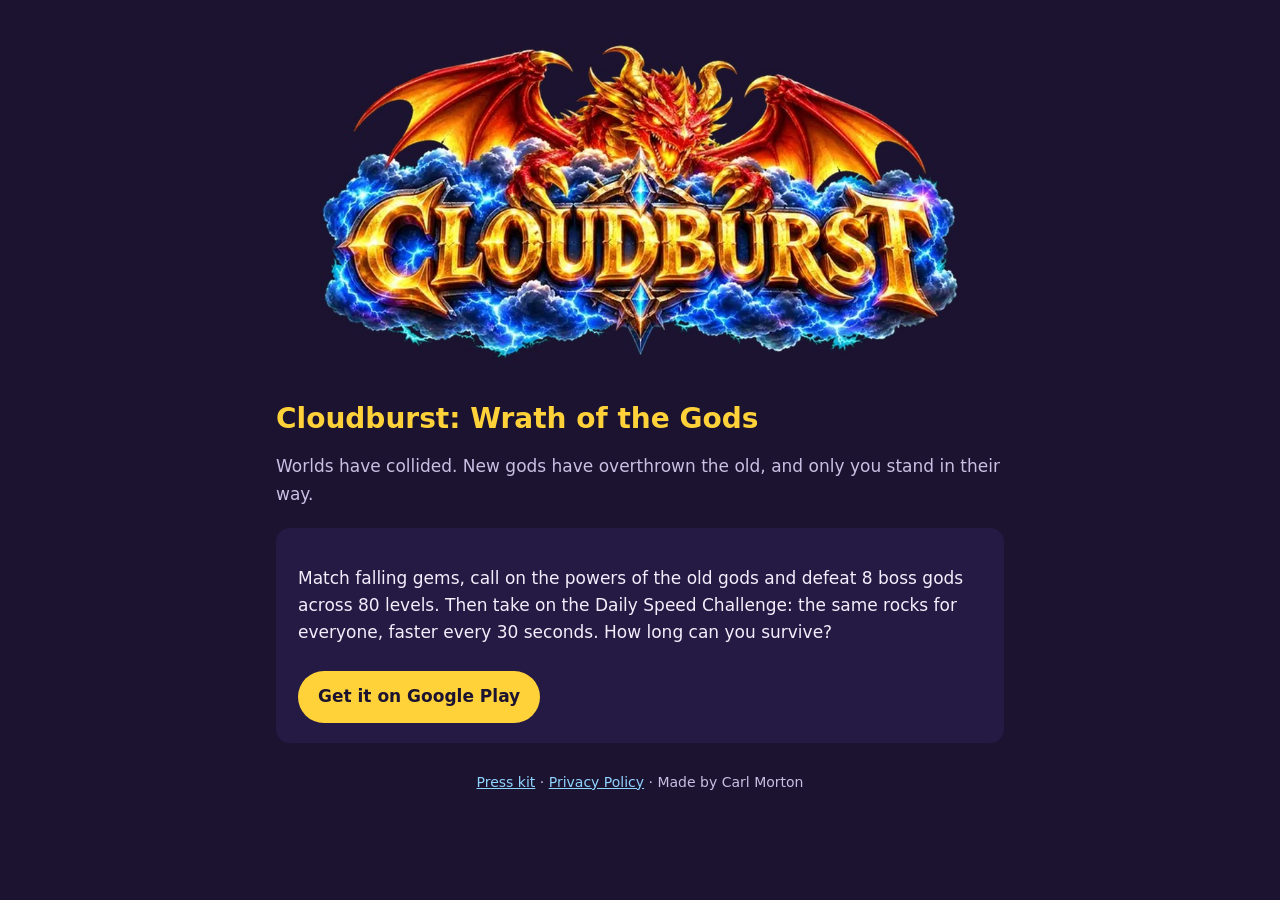
<file: index.html>
<!doctype html><html lang="en-GB"><head><meta charset="utf-8"><meta name="viewport" content="width=device-width,initial-scale=1">
<title>Cloudburst: Wrath of the Gods</title><meta name="description" content="Cloudburst: Wrath of the Gods, a falling-gem match-3 puzzle game with boss battles.">
<link rel="icon" href="icon.png"><link rel="stylesheet" href="style.css"></head><body><main>
<img class="banner" src="banner.jpg" alt="Cloudburst: Wrath of the Gods">
<h1>Cloudburst: Wrath of the Gods</h1>
<p class="dim">Worlds have collided. New gods have overthrown the old, and only you stand in their way.</p>
<div class="card">
<p>Match falling gems, call on the powers of the old gods and defeat 8 boss gods across 80 levels. Then take on the Daily Speed Challenge: the same rocks for everyone, faster every 30 seconds. How long can you survive?</p>
<a class="btn" href="https://play.google.com/store/apps/details?id=com.carlmorton.cloudburst">Get it on Google Play</a>
</div>
<footer><a href="press/">Press kit</a> · <a href="privacy-policy/">Privacy Policy</a> · Made by Carl Morton</footer>
</main></body></html>
</file>
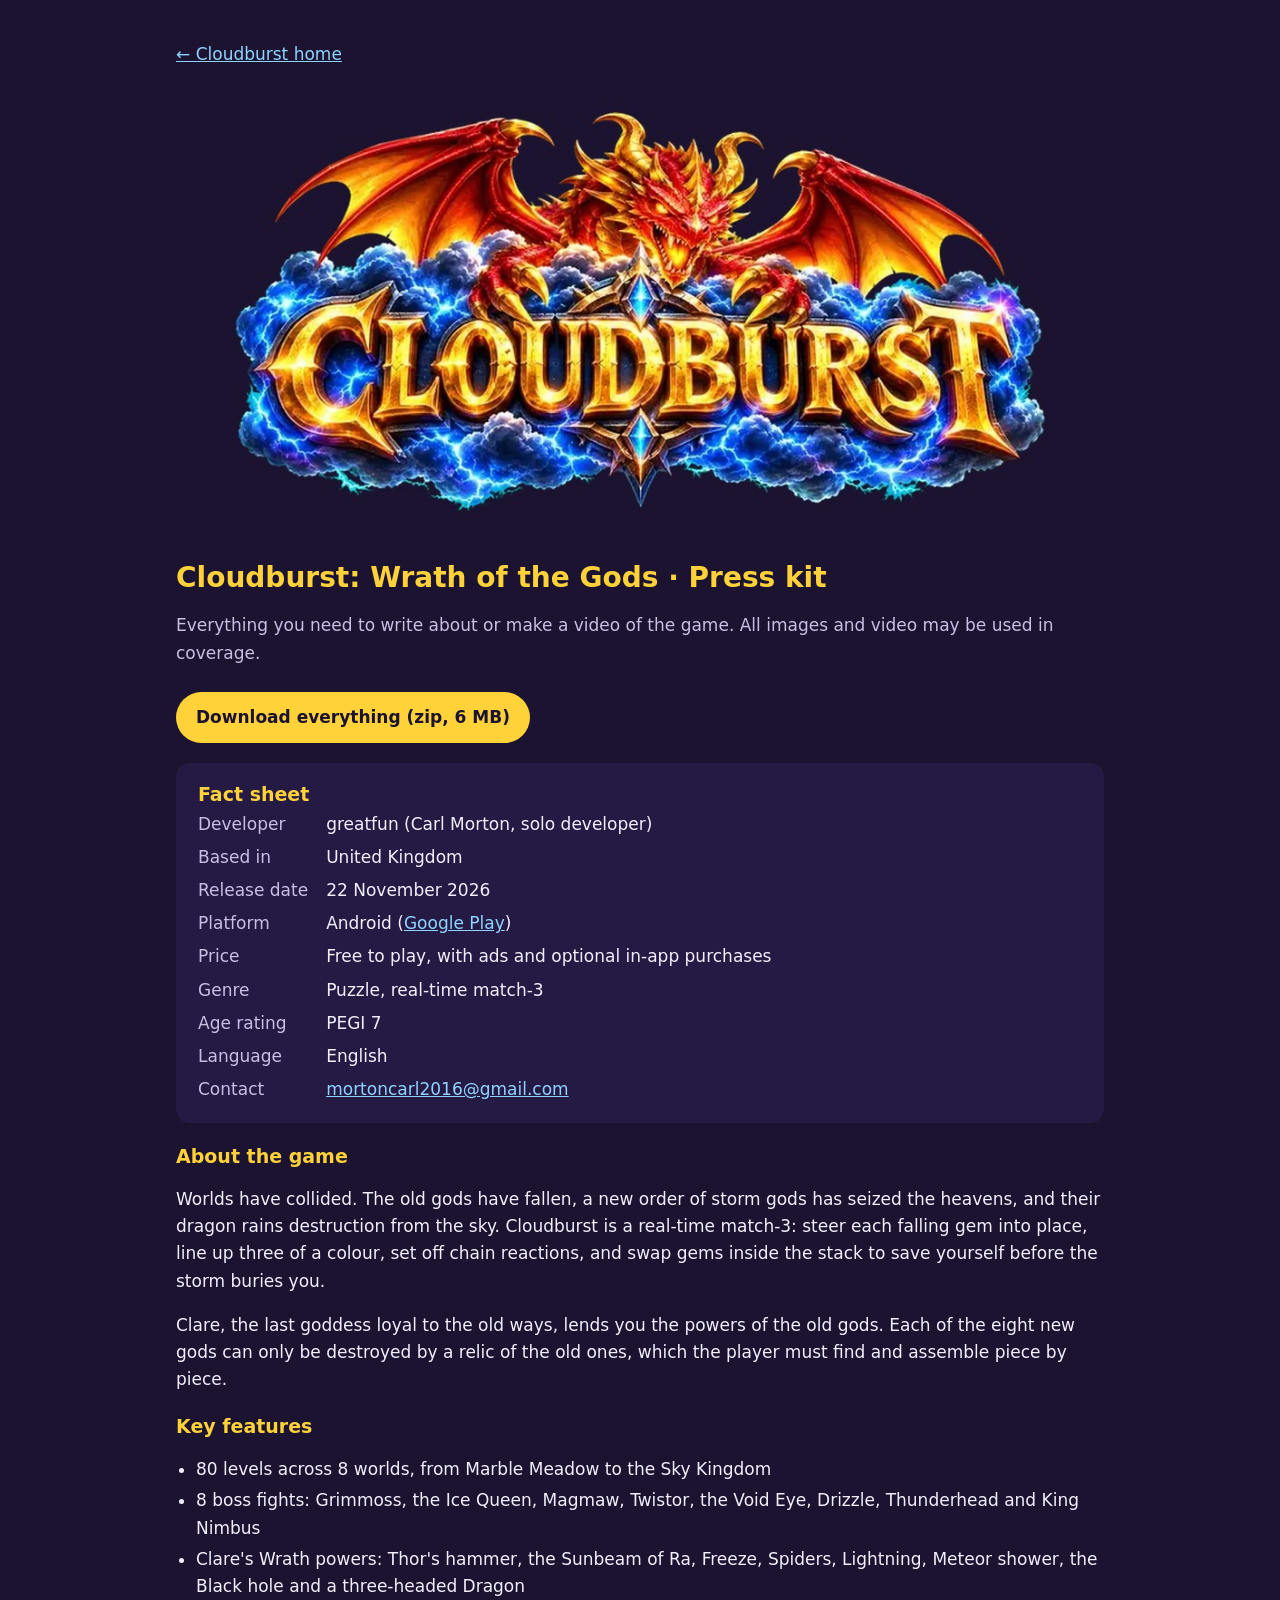
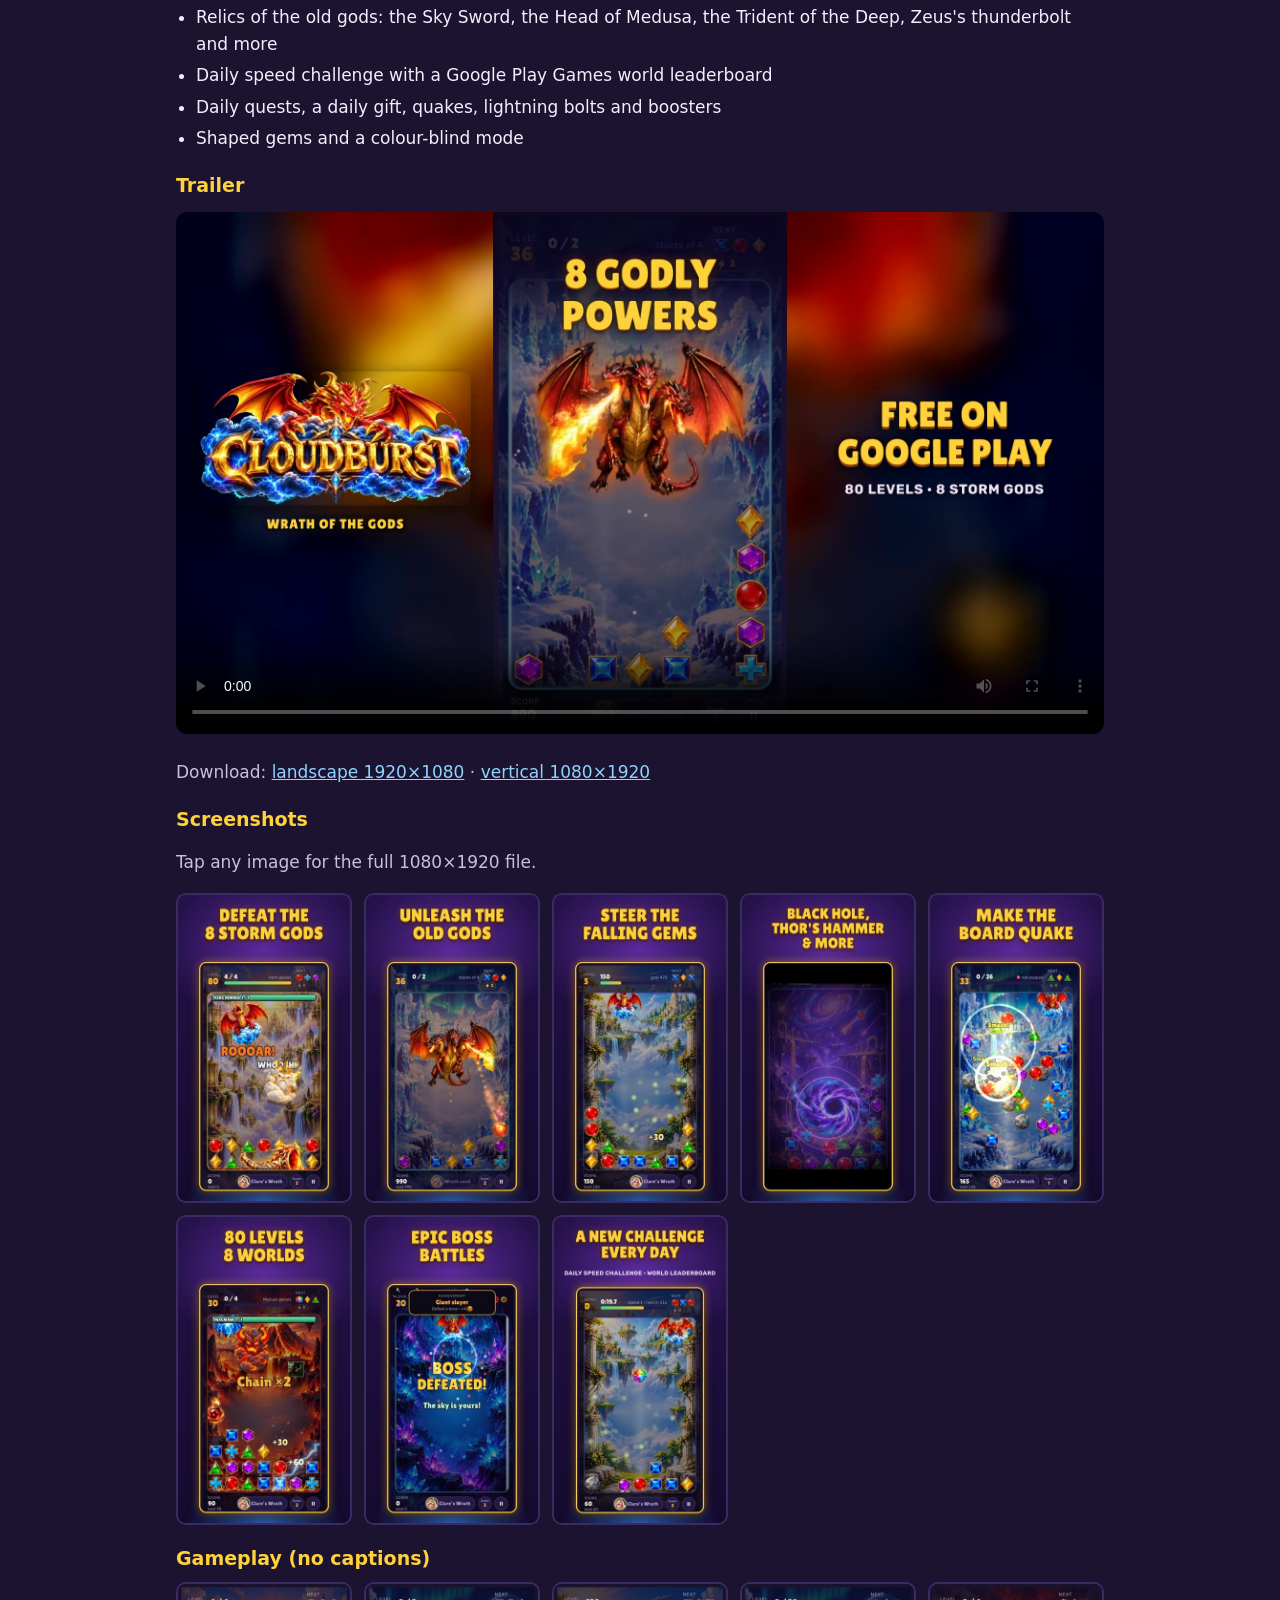
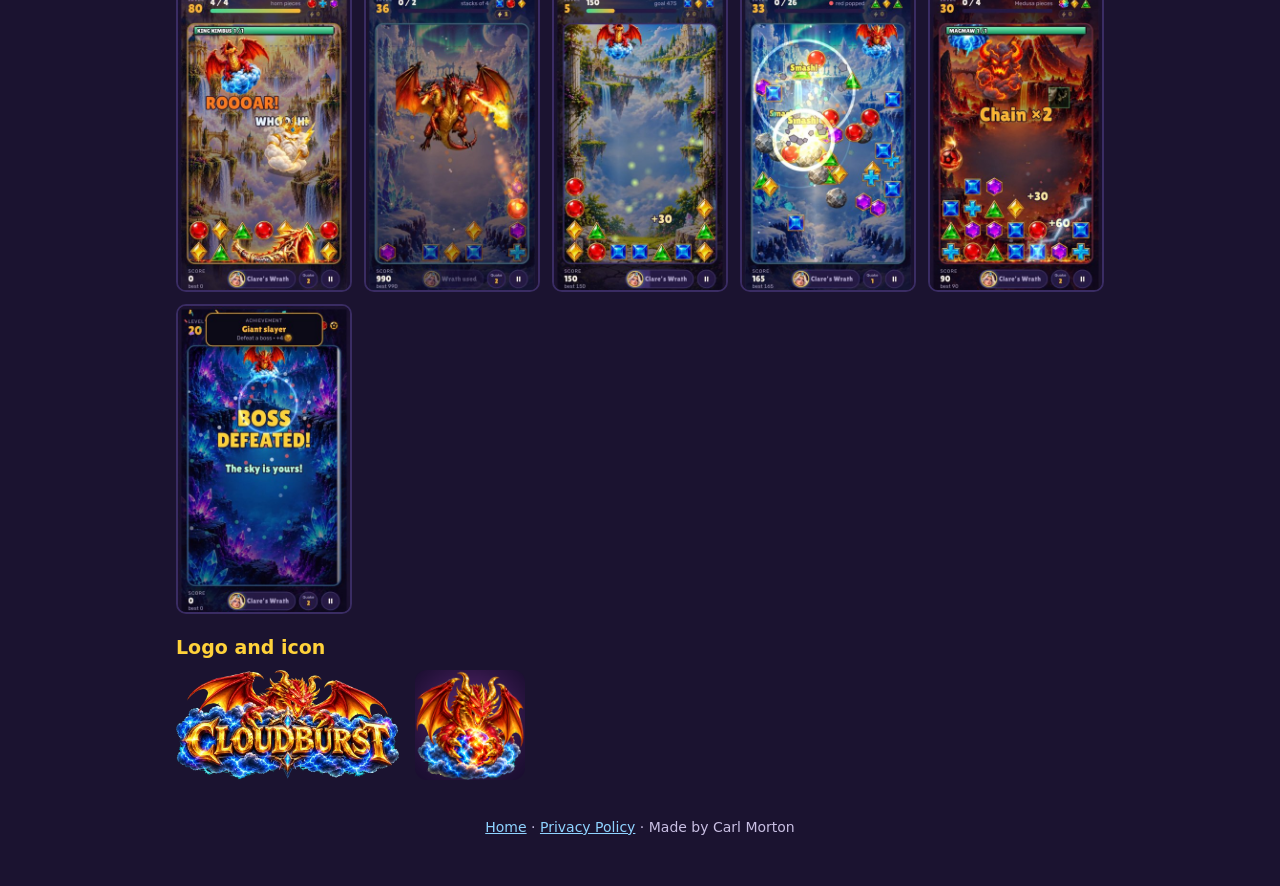
<file: press/index.html>
<!doctype html><html lang="en-GB"><head><meta charset="utf-8"><meta name="viewport" content="width=device-width,initial-scale=1">
<title>Press kit · Cloudburst: Wrath of the Gods</title>
<meta name="description" content="Press kit for Cloudburst: Wrath of the Gods: fact sheet, description, trailer, screenshots and logos.">
<link rel="icon" href="../icon.png"><link rel="stylesheet" href="../style.css">
<style>
main{max-width:960px}
.facts{display:grid;grid-template-columns:max-content 1fr;gap:6px 18px;margin:0}
.facts dt{color:var(--dim)}.facts dd{margin:0}
.grid{display:grid;grid-template-columns:repeat(auto-fill,minmax(150px,1fr));gap:12px;margin-top:12px}
.grid a{display:block;border-radius:10px;overflow:hidden;border:2px solid #3a2c63}.grid img{display:block;width:100%;height:auto}
video{width:100%;border-radius:12px;background:#000;margin-top:10px}
ul{padding-left:20px}li{margin:4px 0}
.logos{display:flex;flex-wrap:wrap;gap:16px;align-items:center;margin-top:10px}.logos img{height:110px;border-radius:12px}
</style></head><body><main>
<p><a href="../">← Cloudburst home</a></p>
<img class="banner" src="cloudburst-banner.jpg" alt="Cloudburst: Wrath of the Gods banner">
<h1>Cloudburst: Wrath of the Gods · Press kit</h1>
<p class="dim">Everything you need to write about or make a video of the game. All images and video may be used in coverage.</p>
<a class="btn" href="cloudburst-press-kit.zip">Download everything (zip, 6 MB)</a>

<div class="card"><h2 style="margin-top:0">Fact sheet</h2>
<dl class="facts">
<dt>Developer</dt><dd>greatfun (Carl Morton, solo developer)</dd>
<dt>Based in</dt><dd>United Kingdom</dd>
<dt>Release date</dt><dd>22 November 2026</dd>
<dt>Platform</dt><dd>Android (<a href="https://play.google.com/store/apps/details?id=com.carlmorton.cloudburst">Google Play</a>)</dd>
<dt>Price</dt><dd>Free to play, with ads and optional in-app purchases</dd>
<dt>Genre</dt><dd>Puzzle, real-time match-3</dd>
<dt>Age rating</dt><dd>PEGI 7</dd>
<dt>Language</dt><dd>English</dd>
<dt>Contact</dt><dd><a href="mailto:mortoncarl2016@gmail.com">mortoncarl2016@gmail.com</a></dd>
</dl></div>

<h2>About the game</h2>
<p>Worlds have collided. The old gods have fallen, a new order of storm gods has seized the heavens, and their dragon rains destruction from the sky. Cloudburst is a real-time match-3: steer each falling gem into place, line up three of a colour, set off chain reactions, and swap gems inside the stack to save yourself before the storm buries you.</p>
<p>Clare, the last goddess loyal to the old ways, lends you the powers of the old gods. Each of the eight new gods can only be destroyed by a relic of the old ones, which the player must find and assemble piece by piece.</p>

<h2>Key features</h2>
<ul>
<li>80 levels across 8 worlds, from Marble Meadow to the Sky Kingdom</li>
<li>8 boss fights: Grimmoss, the Ice Queen, Magmaw, Twistor, the Void Eye, Drizzle, Thunderhead and King Nimbus</li>
<li>Clare's Wrath powers: Thor's hammer, the Sunbeam of Ra, Freeze, Spiders, Lightning, Meteor shower, the Black hole and a three-headed Dragon</li>
<li>Relics of the old gods: the Sky Sword, the Head of Medusa, the Trident of the Deep, Zeus's thunderbolt and more</li>
<li>Daily speed challenge with a Google Play Games world leaderboard</li>
<li>Daily quests, a daily gift, quakes, lightning bolts and boosters</li>
<li>Shaped gems and a colour-blind mode</li>
</ul>

<h2>Trailer</h2>
<video controls preload="metadata" poster="trailer-poster.jpg" src="cloudburst-trailer.mp4"></video>
<p class="dim">Download: <a href="cloudburst-trailer.mp4">landscape 1920×1080</a> · <a href="cloudburst-trailer-vertical.mp4">vertical 1080×1920</a></p>

<h2>Screenshots</h2>
<p class="dim">Tap any image for the full 1080×1920 file.</p>
<div class="grid">
<a href="screens/01-defeat-the-storm-gods.jpg"><img loading="lazy" src="screens/01-defeat-the-storm-gods-thumb.jpg" alt="Defeat the 8 storm gods"></a>
<a href="screens/02-unleash-the-old-gods.jpg"><img loading="lazy" src="screens/02-unleash-the-old-gods-thumb.jpg" alt="Unleash the old gods: the dragon power"></a>
<a href="screens/03-steer-the-falling-gems.jpg"><img loading="lazy" src="screens/03-steer-the-falling-gems-thumb.jpg" alt="Steer the falling gems"></a>
<a href="screens/04-godly-powers.jpg"><img loading="lazy" src="screens/04-godly-powers-thumb.jpg" alt="Black hole power"></a>
<a href="screens/05-quake.jpg"><img loading="lazy" src="screens/05-quake-thumb.jpg" alt="Quake shaking the board"></a>
<a href="screens/06-80-levels.jpg"><img loading="lazy" src="screens/06-80-levels-thumb.jpg" alt="The lava world and Magmaw"></a>
<a href="screens/07-boss-battles.jpg"><img loading="lazy" src="screens/07-boss-battles-thumb.jpg" alt="Boss defeated"></a>
<a href="screens/08-daily-challenge.jpg"><img loading="lazy" src="screens/08-daily-challenge-thumb.jpg" alt="Daily speed challenge"></a>
</div>
<h2>Gameplay (no captions)</h2>
<div class="grid">
<a href="raw/gameplay-1.jpg"><img loading="lazy" src="raw/gameplay-1-thumb.jpg" alt="King Nimbus boss fight"></a>
<a href="raw/gameplay-2.jpg"><img loading="lazy" src="raw/gameplay-2-thumb.jpg" alt="Dragon power"></a>
<a href="raw/gameplay-3.jpg"><img loading="lazy" src="raw/gameplay-3-thumb.jpg" alt="Gameplay in Marble Meadow"></a>
<a href="raw/gameplay-4.jpg"><img loading="lazy" src="raw/gameplay-4-thumb.jpg" alt="Quake"></a>
<a href="raw/gameplay-5.jpg"><img loading="lazy" src="raw/gameplay-5-thumb.jpg" alt="Magmaw boss fight"></a>
<a href="raw/gameplay-6.jpg"><img loading="lazy" src="raw/gameplay-6-thumb.jpg" alt="Ice Queen defeated"></a>
</div>

<h2>Logo and icon</h2>
<div class="logos"><a href="cloudburst-logo.png"><img src="cloudburst-logo.png" alt="Cloudburst logo"></a><a href="cloudburst-icon.png"><img src="cloudburst-icon.png" alt="Cloudburst app icon"></a></div>

<footer><a href="../">Home</a> · <a href="../privacy-policy/">Privacy Policy</a> · Made by Carl Morton</footer>
</main></body></html>
</file>
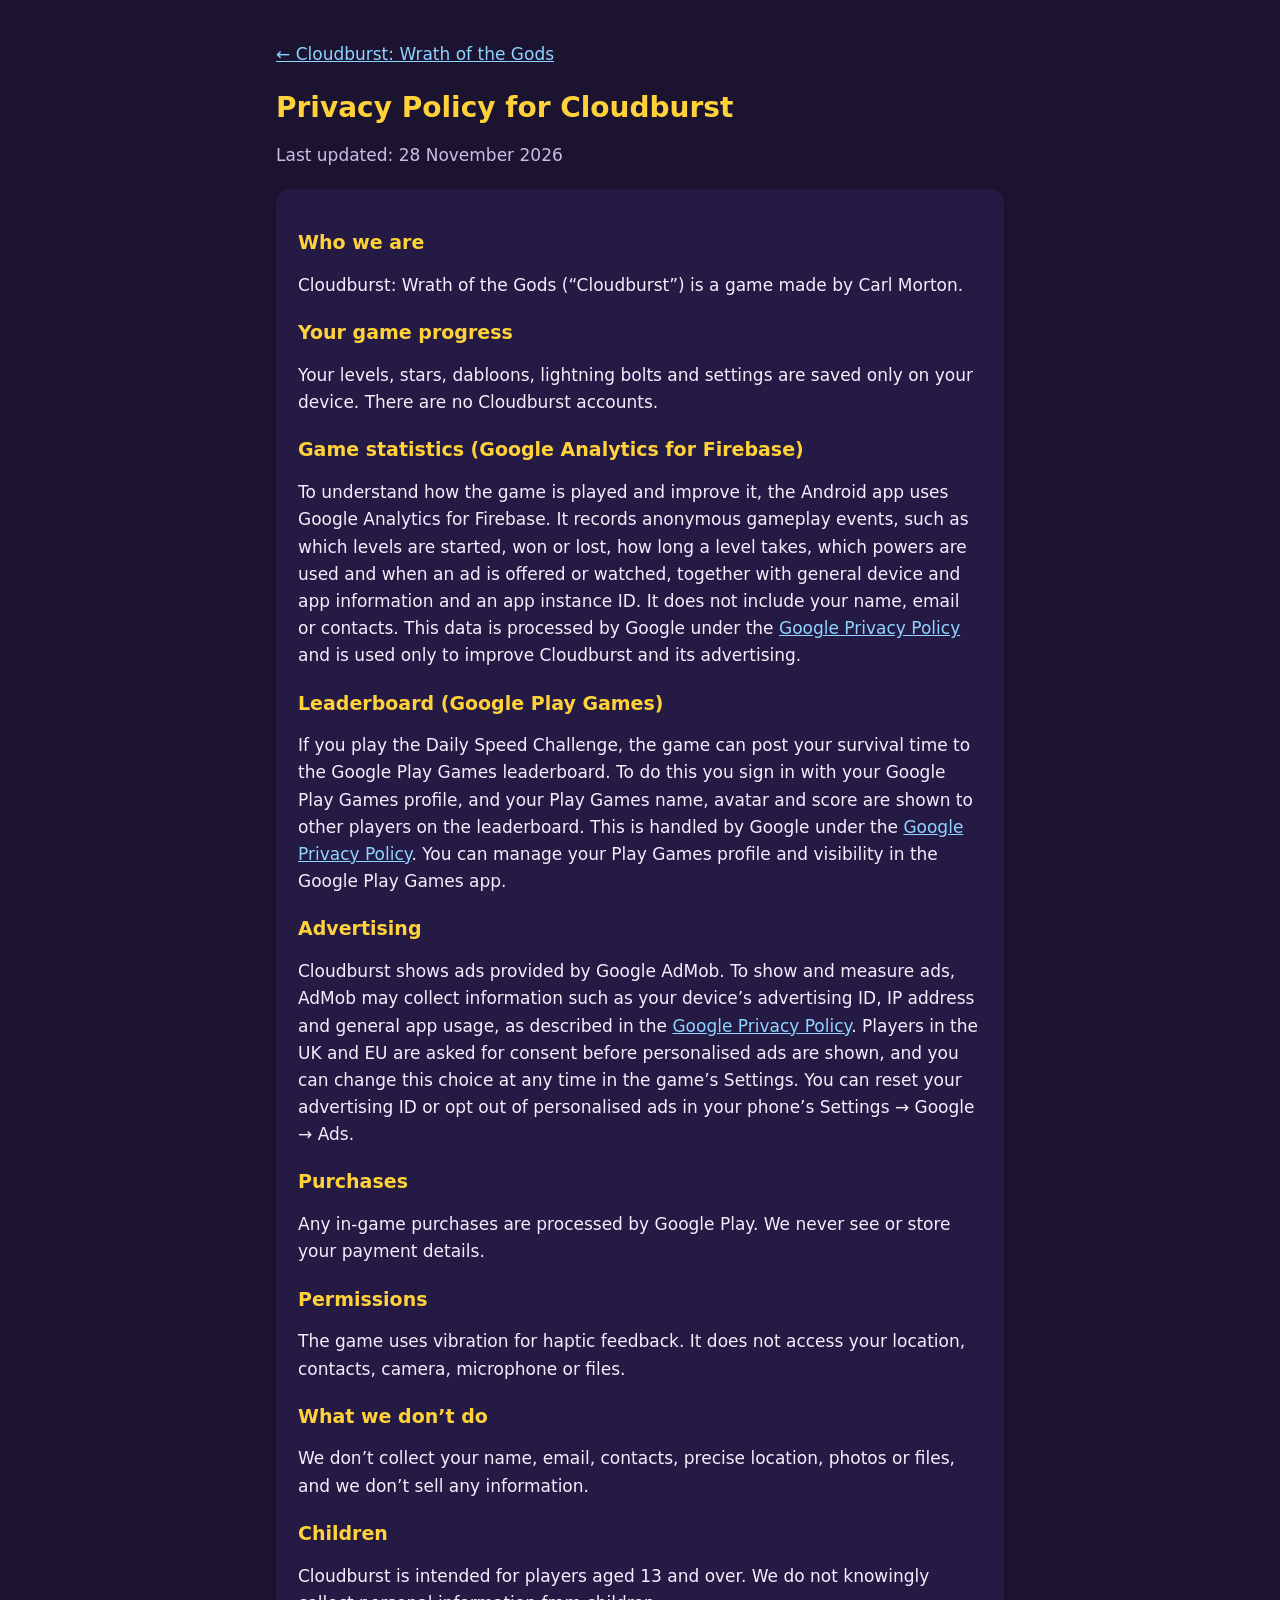
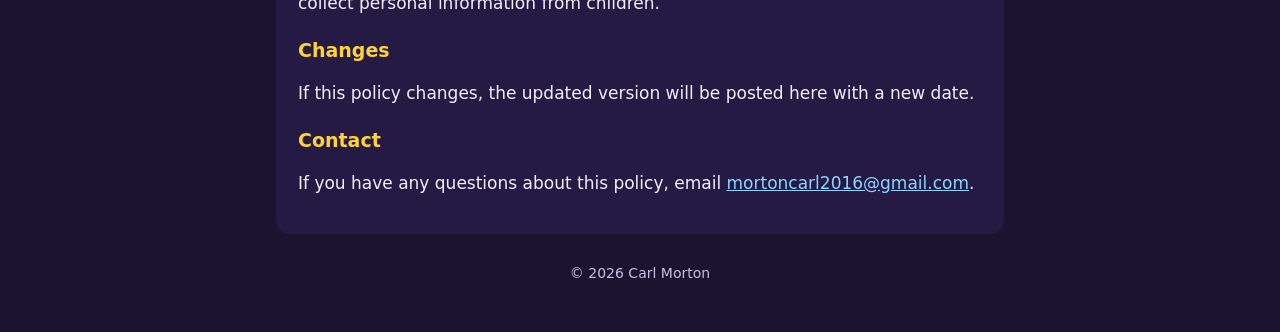
<file: privacy-policy/index.html>
<!doctype html><html lang="en-GB"><head><meta charset="utf-8"><meta name="viewport" content="width=device-width,initial-scale=1">
<title>Privacy Policy – Cloudburst</title><link rel="icon" href="../icon.png"><link rel="stylesheet" href="../style.css"></head><body><main>
<p><a href="../">← Cloudburst: Wrath of the Gods</a></p>
<h1>Privacy Policy for Cloudburst</h1>
<p class="dim">Last updated: 28 November 2026</p>
<div class="card">
<h2>Who we are</h2>
<p>Cloudburst: Wrath of the Gods (“Cloudburst”) is a game made by Carl Morton.</p>
<h2>Your game progress</h2>
<p>Your levels, stars, dabloons, lightning bolts and settings are saved only on your device. There are no Cloudburst accounts.</p>
<h2>Game statistics (Google Analytics for Firebase)</h2>
<p>To understand how the game is played and improve it, the Android app uses Google Analytics for Firebase. It records anonymous gameplay events, such as which levels are started, won or lost, how long a level takes, which powers are used and when an ad is offered or watched, together with general device and app information and an app instance ID. It does not include your name, email or contacts. This data is processed by Google under the <a href="https://policies.google.com/privacy">Google Privacy Policy</a> and is used only to improve Cloudburst and its advertising.</p>
<h2>Leaderboard (Google Play Games)</h2>
<p>If you play the Daily Speed Challenge, the game can post your survival time to the Google Play Games leaderboard. To do this you sign in with your Google Play Games profile, and your Play Games name, avatar and score are shown to other players on the leaderboard. This is handled by Google under the <a href="https://policies.google.com/privacy">Google Privacy Policy</a>. You can manage your Play Games profile and visibility in the Google Play Games app.</p>
<h2>Advertising</h2>
<p>Cloudburst shows ads provided by Google AdMob. To show and measure ads, AdMob may collect information such as your device’s advertising ID, IP address and general app usage, as described in the <a href="https://policies.google.com/privacy">Google Privacy Policy</a>. Players in the UK and EU are asked for consent before personalised ads are shown, and you can change this choice at any time in the game’s Settings. You can reset your advertising ID or opt out of personalised ads in your phone’s Settings → Google → Ads.</p>
<h2>Purchases</h2>
<p>Any in-game purchases are processed by Google Play. We never see or store your payment details.</p>
<h2>Permissions</h2>
<p>The game uses vibration for haptic feedback. It does not access your location, contacts, camera, microphone or files.</p>
<h2>What we don’t do</h2>
<p>We don’t collect your name, email, contacts, precise location, photos or files, and we don’t sell any information.</p>
<h2>Children</h2>
<p>Cloudburst is intended for players aged 13 and over. We do not knowingly collect personal information from children.</p>
<h2>Changes</h2>
<p>If this policy changes, the updated version will be posted here with a new date.</p>
<h2>Contact</h2>
<p>If you have any questions about this policy, email <a href="mailto:mortoncarl2016@gmail.com">mortoncarl2016@gmail.com</a>.</p>
</div>
<footer>© 2026 Carl Morton</footer>
</main></body></html>
</file>
<file: style.css>
:root{--bg:#1b1330;--card:#251a44;--ink:#f3eefc;--dim:#c9bfe3;--gold:#ffd23a;--link:#8fd3ff}
*{box-sizing:border-box}body{margin:0;background:var(--bg);color:var(--ink);font:17px/1.6 system-ui,-apple-system,"Segoe UI",Roboto,sans-serif}
main{max-width:760px;margin:0 auto;padding:24px 16px 48px}a{color:var(--link)}
.banner{width:100%;height:auto;border-radius:14px;display:block}
.card{background:var(--card);border-radius:14px;padding:20px 22px;margin-top:20px}
h1,h2{color:var(--gold);line-height:1.25}h1{font-size:28px;margin:22px 0 6px}h2{font-size:19px;margin:22px 0 4px}
.dim{color:var(--dim)}.btn{display:inline-block;background:var(--gold);color:#1b1330;font-weight:700;padding:12px 20px;border-radius:999px;text-decoration:none;margin-top:8px}
footer{margin-top:28px;color:var(--dim);font-size:14px;text-align:center}
</file>
